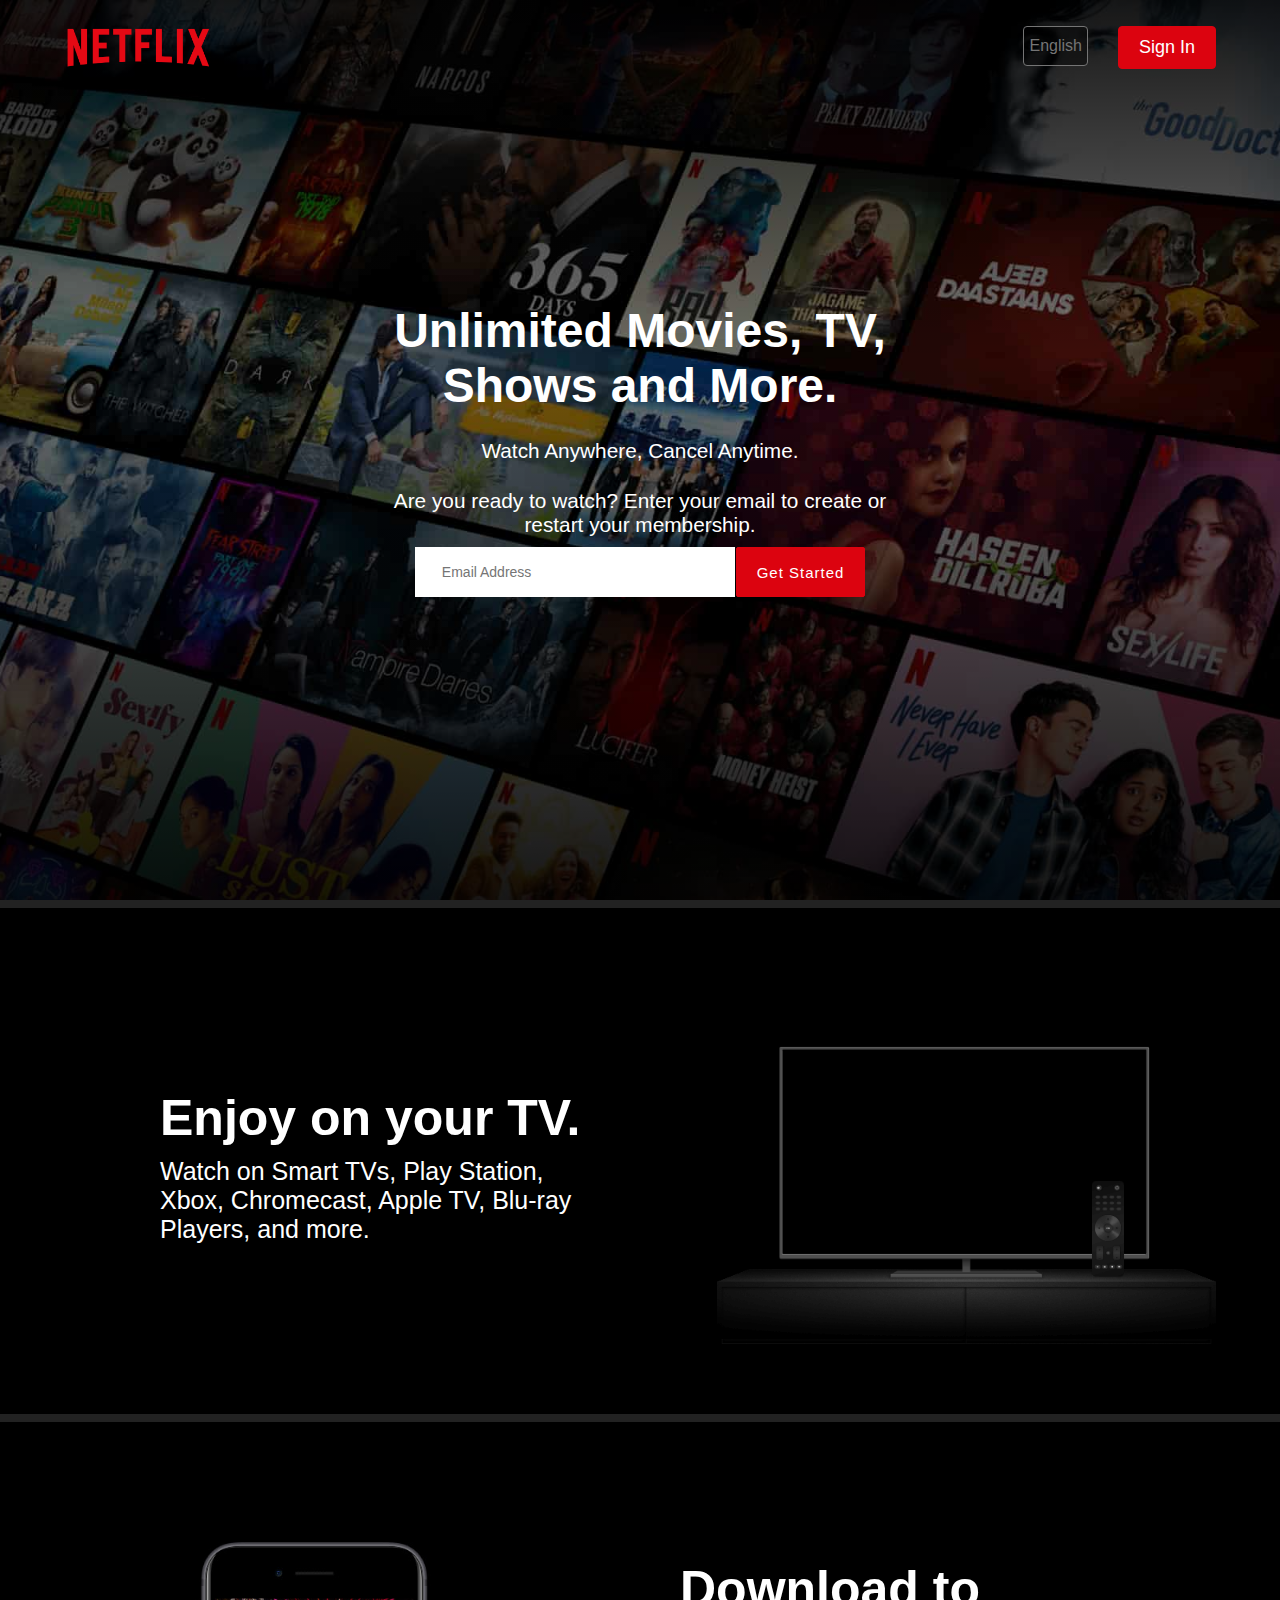
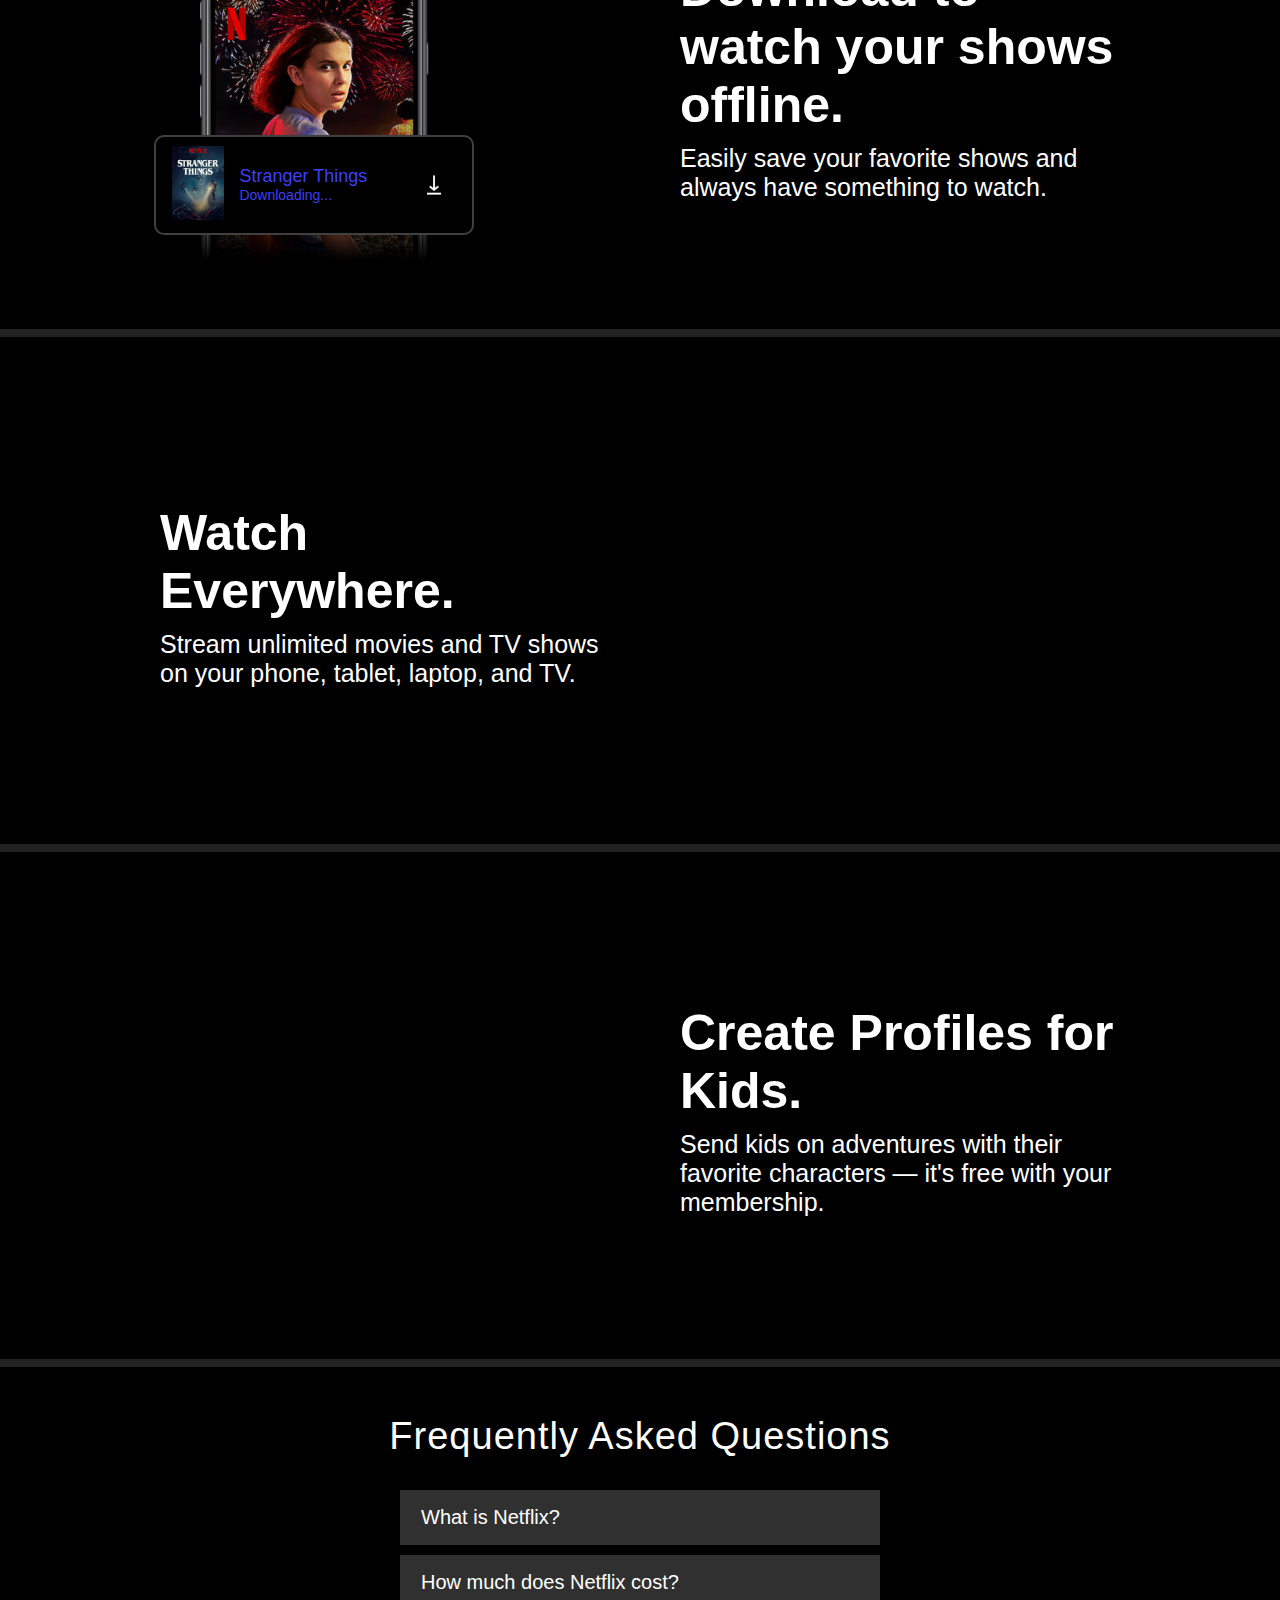
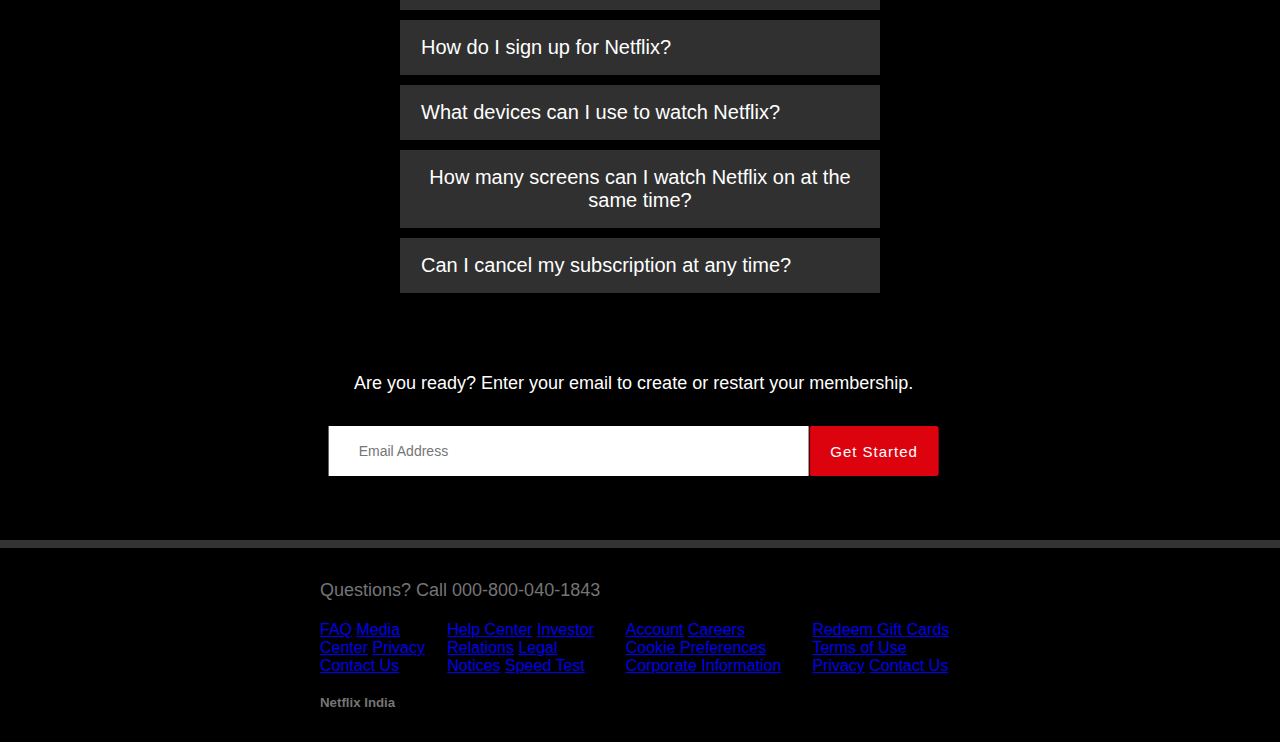
<file: index.html>
<!DOCTYPE html>
<html lang="en">

<head>
    <meta charset="UTF-8">
    <meta name="viewport" content="width=device-width, initial-scale=1.0">
    <title>Netflix India - Watch TV Shows Online, Movies Online</title>
    <link rel="stylesheet" href="style.css">
    <script src="script.js"></script>
</head>

<body>
    <header>
        <nav class="navbar">
            <div class="navbar__brand">
                <img decoding="async" src="img/netflix-logo.png" alt="logo"
                    class="brand__logo" />
            </div>

            <div class="navbar__nav__items">
                <div class="nav__item">
                    <div class="dropdown__container" id="language-switcher">
                        <i class="fas fa-globe"></i>
                        <span id="language">English</span> <!-- Default to English -->
                    </div>
                </div>

                <div class="nav__item">
                    <button class="signin__button" id="signInBtn">Sign In</button>
                </div>
            </div>
        </nav>
    </header>

    <main>
        <section class="hero">
            <div class="hero__bg__image__container">
                <img decoding="async"
                    src="img/section 1.jpg"
                    alt="Background Image" class="hero__bg__image" />
            </div>
            <div class="hero__bg__overlay"></div>

            <div class="hero__card">
                <h1 class="hero__title" id="hero-title">
                    Unlimited Movies, TV,<br />
                    Shows and More.
                </h1>
                <p class="hero__subtitle" id="hero-subtitle">Watch Anywhere, Cancel Anytime.</p>
                <p class="hero__description" id="hero-description">
                    Are you ready to watch? Enter your email to create or restart your membership.
                </p>
                <div class="email__form__container">
                    <div class="form__container">
                        <label class="email__label">
                          <input type="email" class="email__input" id="emailInput" placeholder="Email Address">
                        </label>
                      </div>
                      <button class="primary__button" id="getStartedBtn">
                        Get Started <i class="fal fa-chevron-right"></i>
                      </button>
                  </div>
            </div>
        </section>
        <section class="features__container">
            <!-- Feature 1 -->
            <div class="feature">
                <div class="feature__details">
                    <h3 class="feature__title" id="feature-1-title">Enjoy on your TV.</h3>
                    <h5 class="feature__sub__title" id="feature-1-subtitle">
                        Watch on Smart TVs, Play Station, Xbox, Chromecast, Apple TV, Blu-ray Players, and more.
                    </h5>
                </div>
                <div class="feature__image__container">
                    <img decoding="async"
                        src="img/section 2.jpg"
                        alt="Feature Image" class="feature__image" />
                    <div class="feature__backgroud__video__container">
                        <video autoplay="" loop="" muted="" class="feature__backgroud__video">

                        </video>
                    </div>
                </div>
            </div>
            <!-- Feature 2 -->
            <div class="feature">
                <div class="feature__details">
                    <h3 class="feature__title" id="feature-2-title">
                        Download to watch your shows offline.
                    </h3>
                    <h5 class="feature__sub__title" id="feature-2-subtitle">
                        Easily save your favorite shows and always have something to watch.
                    </h5>
                </div>
                <div class="feature__image__container">
                    <img decoding="async"
                        src="img/section 3.jpg"
                        alt="Feature Image" class="feature__image" />
                    <div class="feature__2__poster__container">
                        <div class="poster__container">
                            <img decoding="async"
                                src="img/boxshot.png"
                                alt="Poster" class="poster" />
                        </div>
                        <div class="poster__details">
                            <h4 id="poster-title">Stranger Things</h4>
                            <h6 id="poster-subtitle">Downloading...</h6>
                        </div>
                        <div class="download__gif__container">
                            <img decoding="async"
                                src="img/download-icon.gif"
                                alt="Download GIF" class="gif" />
                        </div>
                    </div>
                </div>
            </div>
            <!-- Feature 3 -->
            <div class="feature">
                <div class="feature__details">
                    <h3 class="feature__title" id="feature-3-title">Watch Everywhere.</h3>
                    <h5 class="feature__sub__title" id="feature-3-subtitle">
                        Stream unlimited movies and TV shows on your phone, tablet, laptop, and TV.
                    </h5>
                </div>
                <div class="feature__image__container feature__3__image__container">
                    <img decoding="async"
                        src="img/section 4.jpg"
                        alt="Feature Image" class="feature__image feature__3__image" />
                    <div class="feature__backgroud__video__container feature__3__backgroud__video__container">
                        <video autoplay="" loop="" muted=""
                            class="feature__backgroud__video feature__3__backgroud__video">

                        </video>
                    </div>
                </div>
            </div>
            <!-- Feature 4 -->
            <div class="feature">
                <div class="feature__details">
                    <h3 class="feature__title" id="feature-4-title">Create Profiles for Kids.</h3>
                    <h5 class="feature__sub__title" id="feature-4-subtitle">
                        Send kids on adventures with their favorite characters — it's free with your membership.
                    </h5>
                </div>
                <div class="feature__image__container">
                    <img decoding="async"
                        src="img/section 5.jpg"
                        alt="Feature Image" class="feature__image" />
                </div>
            </div>
        </section>
        <section class="FAQ__list__container">
            <h1 class="FAQ__heading" id="faq-heading">Frequently Asked Questions</h1>
            <div class="FAQ__list">
                <div class="FAQ__accordian">
                    <button class="FAQ__title" id="faq-1-title">
                        What is Netflix?<i class="fal fa-plus"></i>
                    </button>
                    <div class="FAQ__visible" id="faq-1-content">
                        <p>
                            Netflix is a streaming service that allows you to watch unlimited TV shows and movies on smart TVs, phones, and tablets.
                        </p>
                    </div>
                </div>
                <div class="FAQ__accordian">
                    <button class="FAQ__title" id="faq-2-title">
                        How much does Netflix cost?<i class="fal fa-plus"></i>
                    </button>
                    <div class="FAQ__visible" id="faq-2-content">
                        <p>
                            Plans range from ₹199 to ₹799 per month. No extra fees, no contracts.
                        </p>
                    </div>
                </div>
                <div class="FAQ__accordian">
                    <button class="FAQ__title" id="faq-3-title">
                        How do I sign up for Netflix?<i class="fal fa-plus"></i>
                    </button>
                    <div class="FAQ__visible" id="faq-3-content">
                        <p>
                            To sign up for Netflix, visit our homepage and click on the "Sign Up" button. You will need to provide an email address and create a password. Follow the prompts to complete your subscription.
                        </p>
                    </div>
                </div>
                <div class="FAQ__accordian">
                    <button class="FAQ__title" id="faq-4-title">
                        What devices can I use to watch Netflix?<i class="fal fa-plus"></i>
                    </button>
                    <div class="FAQ__visible" id="faq-4-content">
                        <p>
                            You can watch Netflix on various devices, including smartphones, tablets, smart TVs, laptops, and gaming consoles. Just download the Netflix app or visit the website on your device's browser.
                        </p>
                    </div>
                </div>
                <div class="FAQ__accordian">
                    <button class="FAQ__title" id="faq-5-title">
                        How many screens can I watch Netflix on at the same time?<i class="fal fa-plus"></i>
                    </button>
                    <div class="FAQ__visible" id="faq-5-content">
                        <p>
                            The number of screens you can use simultaneously depends on your subscription plan. Basic plans allow one screen, while standard and premium plans allow two and four screens, respectively.
                        </p>
                    </div>
                </div>
                <div class="FAQ__accordian">
                    <button class="FAQ__title" id="faq-6-title">
                        Can I cancel my subscription at any time?<i class="fal fa-plus"></i>
                    </button>
                    <div class="FAQ__visible" id="faq-6-content">
                        <p>
                            Yes, you can cancel your Netflix subscription at any time. Simply go to your account settings, and follow the cancellation prompts. Your account will remain active until the end of your billing cycle.
                        </p>
                    </div>
                </div>
                <!-- Other FAQ Accordions Follow the same format with ID added -->
            </div>
            <div class="FAQ__get__started__email">
                <h3 id="get-started-email">
                    Are you ready? Enter your email to create or restart your membership.
                </h3>
                <div class="email__form__container">
                    <div class="form__container">
                        <label class="email__label">
                            <input type="email" class="email__input" id="emailInput2" placeholder="Email Address">
                        </label>
                    </div>
                    <button class="primary__button" id="getStartedBtn2">
                        Get Started <i class="fal fa-chevron-right"></i>
                    </button>
                </div>
            </div>
        </section>
    </main>

    <footer>
        <div class="footer__row__1">
            <h4 id="footer-row1">Questions? Call 000-800-040-1843</h4>
        </div>
        <div class="footer__row__2">
            <div class="footer__col" id="footer1">
                <a href="#">FAQ</a>
                <a href="#">Media Center</a>
                <a href="#">Privacy</a>
                <a href="#">Contact Us</a>
            </div>
            <div class="footer__col" id="footer2">
                <a href="#">Help Center</a>
                <a href="#">Investor Relations</a>
                <a href="#">Legal Notices</a>
                <a href="#">Speed Test</a>
            </div>
            <div class="footer__col" id="footer3">
                <a href="#">Account</a>
                <a href="#">Careers</a>
                <a href="#">Cookie Preferences</a>
                <a href="#">Corporate Information</a>
            </div>
            <div class="footer__col" id="footer4">
                <a href="#">Redeem Gift Cards</a>
                <a href="#">Terms of Use</a>
                <a href="#">Privacy</a>
                <a href="#">Contact Us</a>
            </div>
        </div>
        <div class="footer__bottom">
            <h5 id="footer-row2">Netflix India</h5>
        </div>
    </footer>
    <script src="script.js"></script>
</body>
</html>
</file>
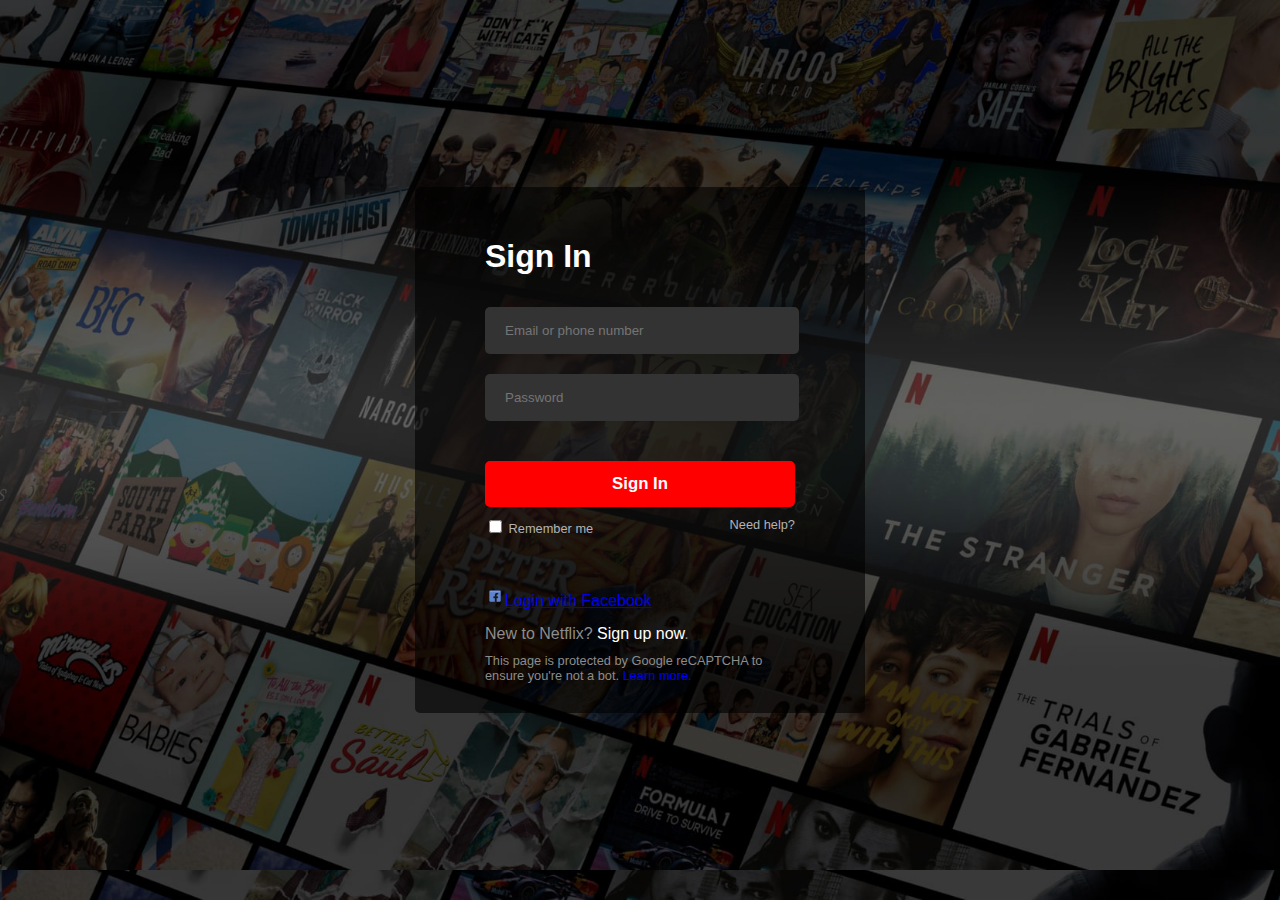
<file: signin.html>
<!DOCTYPE html>
<html lang="en">
<head>
    <meta charset="UTF-8">
    <meta http-equiv="X-UA-Compatible" content="IE=edge">
    <meta name="viewport" content="width=device-width, initial-scale=1.0">
    <link rel="stylesheet" href="https://cdnjs.cloudflare.com/ajax/libs/font-awesome/5.15.3/css/all.min.css" integrity="sha512-iBBXm8fW90+nuLcSKlbmrPcLa0OT92xO1BIsZ+ywDWZCvqsWgccV3gFoRBv0z+8dLJgyAHIhR35VZc2oM/gI1w==" crossorigin="anonymous" />
    <link rel="stylesheet" href="signin.css">
    <link rel="icon" href="img/logo.png">
    <title>Netflix</title>
</head>
<body>
    <div class="upper">
        <div class="logo">
            <a href="#">
                <img src="img/background.jpg" class="img-logo">
            </a>
        </div>
        <div class="login-div">
            <form class="login">
                <h1>Sign In</h1>
                <div class="input-text">
                    <input type="text" id="inputEmail" name="email" placeholder="Email or phone number" onfocus="inputOnFocus(this)" onblur="inputOnBlur(this)"/>
                    <div class="warning-input" id="warningEmail">
                        Please enter a valid email or phone number.
                    </div>
                </div>
                
                <div class="input-text">
                    <input type="password" id="inputPassword" name="password" placeholder="Password" onfocus="inputOnFocus(this)" onblur="inputOnBlur(this)"/>
                    <div class="warning-input" id="warningPassword">
                        Your password must contain between 4 and 60 characters.
                    </div>
                </div>
                
                <div>
                    <button class="signin-button">Sign In</button>
                </div>
                <div class="remember-flex">
                    <div>
                        <input type="checkbox">
                        <label class="color_text">Remember me</label>
                    </div>
                    <div class="help">
                        <a class="color_text" href="#">Need help?</a>
                    </div>
                </div>
                <div class="login-face">
                    <img src="img/facebook-icon.png" height="20"/><a href="#" class="color_link log_face">Login with Facebook</a>
                </div>
                <div class="new-members">
                    New to Netflix? <a href="#" class="signup-link">Sign up now</a>.
                </div>
                <div class="protection color_link help">
                    This page is protected by Google reCAPTCHA to ensure you're not a bot. <a href="#">Learn more.</a>
                </div>
            </form>
        </div>
    </div>
</body>
</html>
</file>
<file: style.css>
* {
    margin: 0;
    padding: 0;
    box-sizing: border-box;
  }
  
  body {
    background-color: black;
    color: white;
    font-family: "Poppins", sans-serif;
  }
  
  .navbar {
    position: absolute;
    top: 0;
    width: 100%;
    display: flex;
    justify-content: space-between;
    padding: 3% 5%;
    z-index: 10;
  }
  
  .navbar__brand {
    width: 100px;
    height: 100%;
  }
  
  .brand__logo {
    width: 100%;
    height: 100%;
  }
  
  .language__drop__down {
    background: transparent;
    border: none;
    color: white;
  }
  
  .language__drop__down:focus {
    outline: none;
  }
  
  .language__drop__down option {
    background-color: black;
  }
  
  .dropdown__container {
    border: 1px solid white;
    padding: 0.4rem;
    border-radius: 4px;
    background: rgba(0, 0, 0, 0.4);
  }
  
  .signin__button {
    background-color: #dc030f;
    border: 1px solid #dc030f;
    color: white;
    padding: 0.25rem 0.5rem;
    border-radius: 4px;
  }
  
  .navbar__nav__items {
    display: flex;
    gap: 10px;
  }
  
  .hero__bg__image__container {
    width: 100%;
    height: 80vh;
  }
  
  .hero__bg__image {
    width: 100%;
    height: 100%;
    object-fit: cover;
  }
  
  .hero__bg__overlay {
    position: absolute;
    inset: 0;
    width: 100%;
    height: 80vh;
    background: rgba(0, 0, 0, 0.4);
    background-image: linear-gradient(to top,
        rgba(0, 0, 0, 0.8) 0,
        rgba(0, 0, 0, 0) 60%,
        rgba(0, 0, 0, 0.8) 100%);
  }
  
  .hero__card {
    position: absolute;
    top: 20%;
    text-align: center;
    display: flex;
    flex-direction: column;
    gap: 10px;
  }
  
  .hero__title {
    font-weight: 600;
    font-size: 2rem;
  }
  
  .hero__subtitle,
  .hero__description {
    font-weight: 400;
    font-size: 1rem;
  }
  
  .hero__description {
    margin: 0 50px;
  }
  
  .email__input {
    border: none;
    background: transparent;
    width: 100%;
    height: 100%;
    padding-left: 7px;
  }
  
  .email__label {
    color: black;
    position: absolute;
    top: 28%;
    left: 2%;
    color: rgb(153, 149, 149);
    transition: 0.5s;
  }
  
  .email__form__container {
    display: flex;
    flex-direction: column;
    justify-content: center;
    align-items: center;
    gap: 15px;
  }
  
  .form__container {
    background-color: white;
    width: 90%;
    position: relative;
  }
  
  .email__label {
    position: relative;
    display: flex;
    align-items: center;
    font-size: 14px;
    width: 100%;
    height: 50px;
    padding-left: 10px;
  }
  
  .email__input {
    border: none;
    outline: none;
    flex: 1;
    padding: 10px;
    font-size: 14px;
    background: transparent;
  }
  
  .email__input:focus+.email__label,
  .email__input:not(:placeholder-shown).email__label {
    top: 0.2rem;
    font-size: 10px;
  }
  
  .email__input:focus-visible {
    outline: none;
  }
  
    /* Initially hide FAQ content */
    .FAQ__visible {
      display: none;
  }
  
  /* Show content when active */
  .FAQ__visible.active {
      display: block;
  }

  .FAQ__title {
      cursor: pointer;
  }
  
  .primary__button {
    background-color: #dc030f;
    border: 1px solid #dc030f;
    color: white;
    padding: 0.8rem 1.2rem;
    border-radius: 2px;
    font-size: 15px;
    letter-spacing: 1px;
  }
  
  .feature {
    border-top: 8px solid #222;
    padding: 2rem 1rem;
  }
  
  .feature__details {
    text-align: center;
  }
  
  .feature__title {
    font-size: 25px;
    font-weight: 600;
    margin: 10px 0;
  }
  
  .feature__sub__title {
    font-size: 15px;
    font-weight: 400;
  }
  
  .feature__image__container {
    width: 100%;
    position: relative;
  }
  
  .feature__image {
    width: 100%;
  }
  
  .feature__backgroud__video__container {
    position: absolute;
    width: 100%;
    top: 20%;
    left: 13%;
    height: 100%;
    max-width: 73%;
    max-height: 54%;
    z-index: -2;
  }
  
  .feature__backgroud__video {
    width: 100%;
  }
  
  .feature__2__poster__container {
    position: absolute;
    bottom: 8%;
    left: 50%;
    transform: translateX(-50%);
    width: 100%;
    max-width: 16em;
    display: flex;
    align-items: center;
    background-color: black;
    border: 2px solid rgba(255, 255, 255, 0.25);
    border-radius: 10px;
    height: 60px;
    padding: 0.25rem 0.6rem;
    gap: 15px;
  }
  
  .poster__container {
    width: 20%;
  }
  
  .poster {
    width: 100%;
    height: 100%;
  }
  
  .poster__details {
    width: 60%;
  }
  
  .poster__details,h4 {
    font-size: 13px;
    font-weight: 500;
  }
  
  .poster__details,h6 {
    font-size: 12px;
    font-weight: 400;
    color: rgb(63, 63, 246);
  }
  
  .download__gif__container {
    width: 20%;
    height: 100%;
  }
  
  .gif {
    width: 100%;
    height: 100%;
  }
  
  .feature__3__backgroud__video__container {
    max-width: 63%;
    max-height: 47%;
    z-index: -2;
    top: 9%;
    left: 19%;
  }
  
  .FAQ__accordian {
    width: 100%;
  }
  
  .FAQ__title {
    width: 100%;
    display: flex;
    justify-content: space-between;
    padding: 15px 20px;
    font-size: 18px;
    background-color: #303030;
    border: 1px solid #303030;
    color: white;
  }
  
  .FAQ__visible {
    background-color: #303030;
    border-top: 1px solid black;
    max-height: 0;
    overflow: hidden;
    transition: max-height 0.5s ease-in-out;
  }
  
  .FAQ__visible,p {
    margin: 1rem;
  }
  
  .FAQ__list__container {
    border-top: 8px solid #222;
    padding: 2rem 0;
  }
  
  .FAQ__heading {
    font-size: 20px;
    text-align: center;
    font-weight: 600;
    margin: 1rem 3rem;
  }
  
  .FAQ__list {
    display: flex;
    flex-direction: column;
    justify-content: center;
    align-items: center;
    gap: 10px;
  }
  
  .FAQ__get__started__email {
    text-align: center;
  }
  
  .FAQ__get__started__email,h3 {
    font-size: 18px;
    font-weight: 400;
    margin: 2rem 0;
  }
  
  footer {
    border-top: 8px solid #333;
    padding: 2rem 1rem;
    color: #757575;
    display: flex;
    flex-direction: column;
    gap: 20px;
  }
  
  .footer__row__2 {
    display: flex;
    flex-wrap: wrap;
    justify-content: space-around;
    gap: 20px;
  }
  
  .footer__row__1,h4 {
    font-size: 15px;
    font-weight: 500;
  }
  
  .footer__row__3,.dropdown__container {
    width: fit-content;
    border: 1px solid #757575;
    color: #757575;
  }
  
  .footer__row__3,.dropdown__container,.language__drop__down {
    color: #757575;
  }
  
  @media (min-width: 768px) {
    .hero__bg__image__container {
      height: 100vh;
    }
  
    .hero__bg__overlay {
      height: 100vh;
    }
  
    .hero__card {
      top: 40%;
      left: 30%;
      transform: translate(-20%, -20%);
    }
  
    .hero__title {
      font-size: 3rem;
    }
  
    .hero__subtitle,
    .hero__description {
      font-size: 1.3rem;
    }
  
    .feature {
      padding: 4rem;
    }
  
    .feature__title {
      font-size: 35px;
    }
  
    .feature__sub__title {
      font-size: 20px;
    }
  
    .feature__2__poster__container {
      max-width: 26em;
      height: 85px;
    }
  
    .poster__container {
      width: 15%;
    }
  
    .download__gif__container {
      width: 3rem;
      height: 3rem;
    }
  
    .poster__details,h4 {
      font-size: 18px;
    }
  
    .poster__details,h6 {
      font-size: 14px;
    }
  
    .FAQ__title {
      font-size: 20px;
    }
  
    .FAQ__heading {
      font-size: 38px;
      font-weight: 500;
      letter-spacing: 1px;
    }
  
    .FAQ__list {
      padding: 1rem 5rem;
    }
  
    .FAQ__get__started__email {
      width: 75%;
      display: flex;
      flex-direction: column;
      justify-content: center;
      transform: translateX(15%);
    }
  }
  
  @media (min-width: 1024px) {
    .navbar {
      padding: 2% 5%;
    }
  
    .navbar__brand {
      width: 150px;
    }
  
    .signin__button {
      padding: 10px 20px;
      font-size: 18px;
    }
  
    .dropdown__container {
      padding: 10px 5px;
    }
  
    .navbar__nav__items {
      gap: 30px;
    }
  
    .hero__card {
      top: 50%;
      left: 50%;
      transform: translate(-50%, -50%);
    }
  
    .form__container {
      width: 50%;
    }
  
    .email__form__container {
      flex-direction: row;
      align-items: center;
      gap: 1px;
    }
  
    .primary__button {
      height: 50px;
    }
  
    .feature {
      display: flex;
      align-items: center;
      justify-content: space-between;
      gap: 20px;
    }
  
    .feature__details {
      text-align: left;
      padding: 0 6rem;
    }
  
    .feature__title {
      font-size: 50px;
    }
  
    .feature__sub__title {
      font-size: 25px;
    }
  
    .feature__image__container {
      max-width: 500px;
    }
  
    .feature:nth-child(even) {
      flex-direction: row-reverse;
    }
  
    .feature__2__poster__container {
      max-width: 20em;
      height: 100px;
      padding: 1rem;
    }
  
    .poster__container {
      width: 20%;
    }
  
    .FAQ__list {
      padding: 1rem 25rem;
    }
  
    .FAQ__get__started__email {
      transform: translateX(16%);
    }
  
    footer {
      padding: 2rem 20rem;
      justify-content: flex-start;
      text-align: left;
      align-items: flex-start;
    }
  
    .footer__row__2 {
      justify-content: space-between;
      align-items: flex-start;
      flex-wrap: nowrap;
    }
  
    .footer__row__1,
    .footer__row__3,
    .footer__row__4 {
      align-self: flex-start;
    }
  }
  
  @media (min-width: 1254px) {}
</file>
<file: signin.css>
body{
    margin: 0;
    padding: 0;
    height: 100vh;
    background: url("../img/background.jpg") no-repeat center center fixed; 
    -webkit-background-size: cover;
    -moz-background-size: cover;
    -o-background-size: cover;
    background-size: cover;
    font-family: 'Helvetica Neue',Helvetica,Arial,sans-serif;
    position: relative;
}

.upper{
    position: relative;
    height: 100%;
}

.img-logo{
    width: fit-content;
    height: 870px;
    
}

.login-div {
    position: absolute;
    top: 50%;
    left: 50%;
    transform: translate(-50%, -50%);
    width: 310px;
    background-color: rgba(0, 0, 0, 0.6);
    border-radius: 5px;
    padding: 30px 70px;
}



.login h1{
    color: white;
    padding-bottom: 10px;
}

.input-text{
    margin-bottom: 20px;
}

.input-text input{
    width: 100%;
    height: 45px;
    background-color: #333;
    color: white;
    border-radius:5px;
    border: none;
    outline: transparent;
    text-indent: 18px;
}

.signin-button{
    margin-top: 20px;
    width: 100%;
    padding: 13px;
    border-radius: 5px;
    background-color: red;
    color:white;
    border:none;
    font-weight: bold;
    font-size: 1.05rem;
    cursor: pointer;
}

.remember-flex{
    display: flex;
    justify-content: space-between;
    margin-top: 10px;
    font-size: 0.8rem;
}

.color_text{
    color: #b3b3b3;
}

.signup-link{
    color: white;
    text-decoration: none;
}

.warning-input{
    display: none;
    color:#e87c03;
    margin-top: 0;
    font-size: 0.8rem;
    margin-top: 6px;
}

.signup-link:hover{
    text-decoration: underline;
}

.login-face{
    margin: 50px 0 15px 0;
    vertical-align: middle;
    color: #8c8c8c;
}

.new-members{
    margin-bottom: 10px;
    color: #8c8c8c;
}

.help a{
    text-decoration: none;
}
.help a:hover{
    text-decoration: underline;
}

.protection{
    font-size: 0.8rem;
    color: #8c8c8c;
}

.protection a{
    text-decoration: none;
}

.protection a:hover{
    text-decoration: underline;
}

.tel-link{
    text-decoration: none;
    color: #757575;
}

.tel-link:hover{
    text-decoration: underline;
}

.select-language{
    background: url("data:image/svg+xml;base64,...");
    background-size: 12px;
    background-position-x: calc(100% - 7px);
    background-position-y: calc(100% - 14px);
    background-repeat: no-repeat;
    padding-right: 1.5rem;
    color: #999;
    background-color: transparent;
    border: 1px solid #333;
    margin: 25px 0;
    padding: 0.5rem;
    height: auto;
    font-size: 0.875rem;
    border-radius: 5px;
    width: fit-content;
}
</file>
